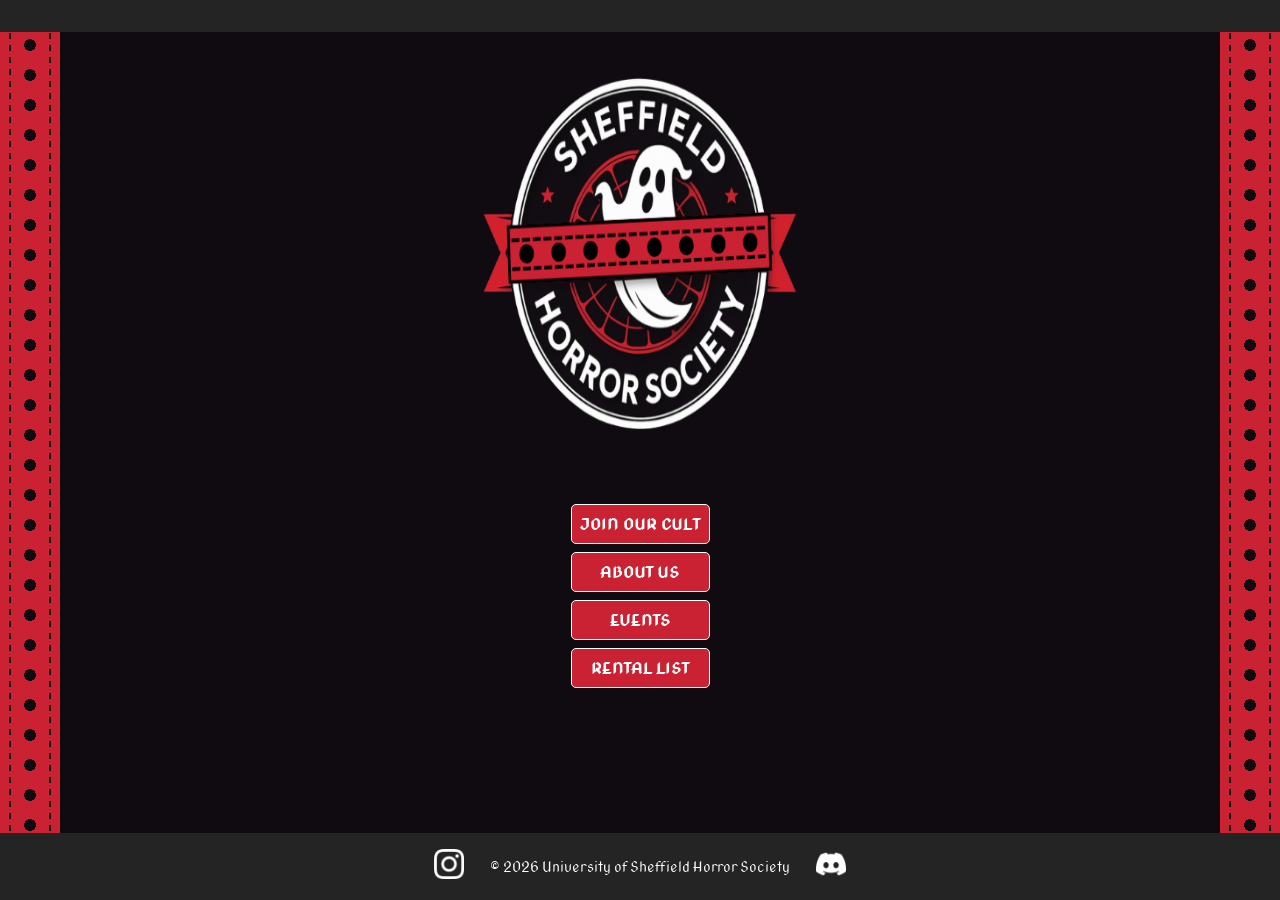
<file: index.html>
<!DOCTYPE html>
<html lang="en">
<head>
    <meta charset="UTF-8">
    <meta name="viewport" content="width=device-width, initial-scale=1.0">
    <title>Home</title>
    <link rel="stylesheet" href="styles/styles.css">
</head>
<body>
    <div class="homebar"></div>
    <div class="film-strip film-strip-left"></div>
    <div class="film-strip film-strip-right"></div>
    <main class="index-content">
        <img src="styles/logo.png" alt="Logo" class="logo">
        <ul class="nav-buttons">
            <li><a href="https://su.sheffield.ac.uk/activities/view/horror-society">JOIN OUR CULT</a></li>
            <li><a href="about.html">ABOUT US</a></li>
            <li><a href="calendar.html">EVENTS</a></li>
            <li><a href="rental.html">RENTAL LIST</a></li>
        </ul>
    </main>
    <footer>
        <a href="https://www.instagram.com/horrorsoc/">
            <img src="styles/instagram.png" alt="Instagram" class="social-icon">
        </a>
        <div>
            <p>&copy; 2026 University of Sheffield Horror Society</p>
        </div>
        <a href="https://discord.gg/EJqsHuTgBb">
            <img src="styles/discord.png" alt="Discord" class="social-icon">
        </a>
    </footer>
</body>
</file>
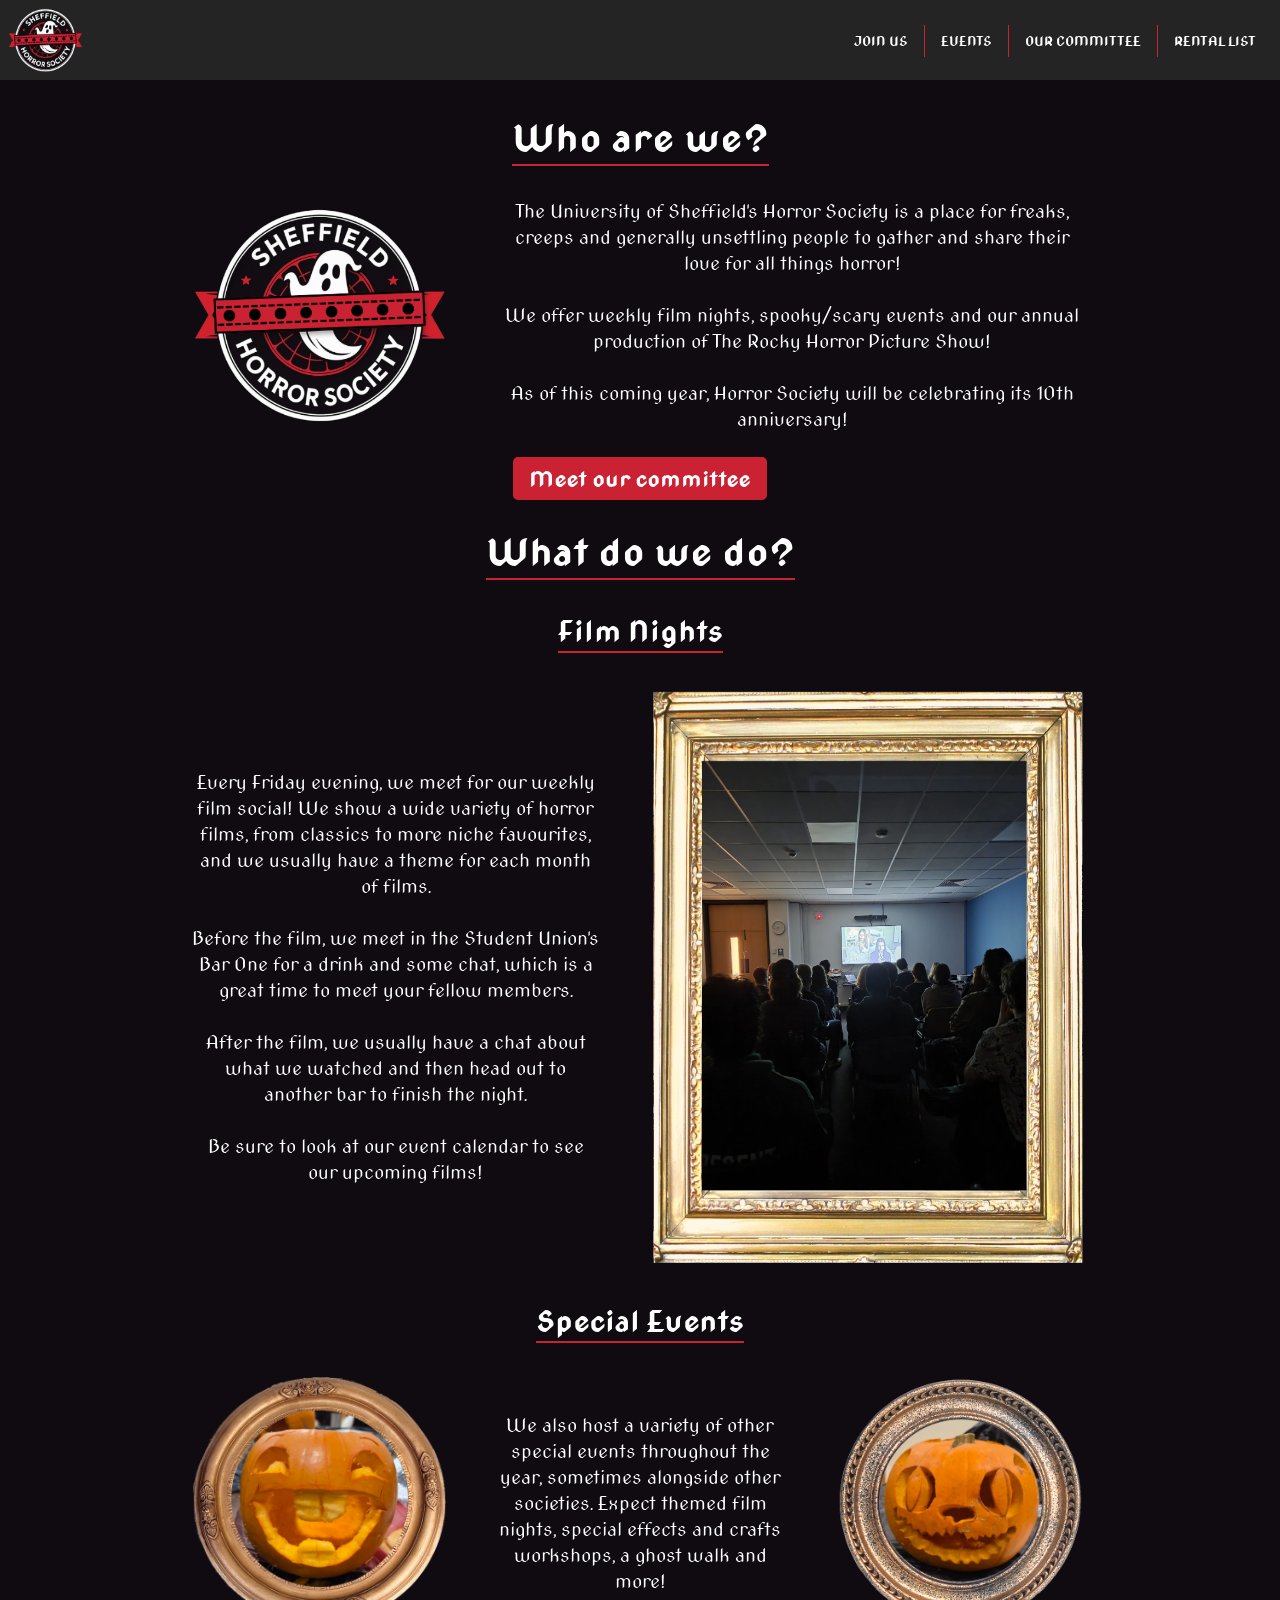
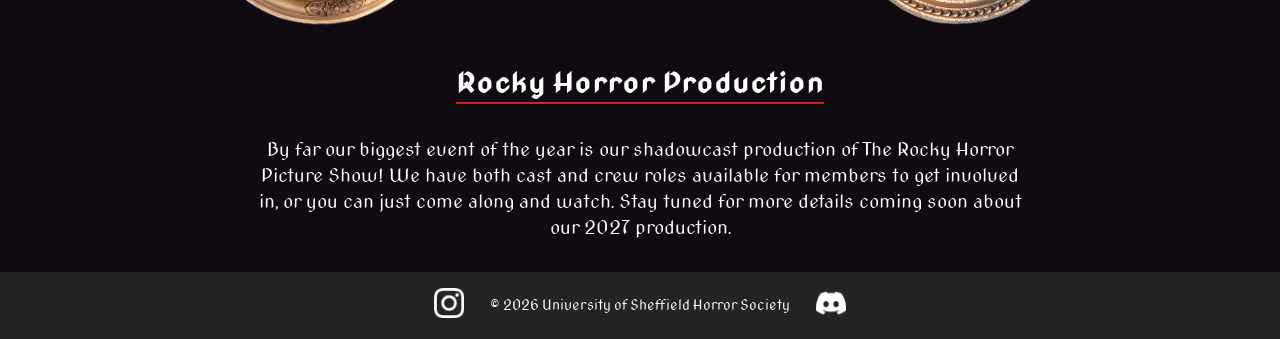
<file: about.html>
<!DOCTYPE html>
<html lang="en">
<head>
    <meta charset="UTF-8">
    <meta name="viewport" content="width=device-width, initial-scale=1.0">
    <title>About Us</title>
    <link rel="stylesheet" href="styles/styles.css">
</head>
<body>
    <div class="navbar">
        <a href="index.html">
            <img class="navbar-logo" src="styles/logo.png" alt="Logo" class="logo">
        </a>
        <ul class="topnav-buttons calendar-topnav">
            <li><a href="https://su.sheffield.ac.uk/activities/view/horror-society">JOIN US</a></li>
            <li><a href="calendar.html">EVENTS</a></li>
            <li><a href="committee.html">OUR COMMITTEE</a></li>
            <li><a href="rental.html">RENTAL LIST</a></li>
        </ul>
    </div>
    <main class="about-content">
        <h1>Who are we?</h1>
        <article class="segment">
            <img src="styles/logo.png" alt="Logo" class="about-logo">
            <div>
                <p>The University of Sheffield's Horror Society is a place for freaks, creeps and generally unsettling people to gather and share their love for all things horror!</p>
                <br>
                <p>We offer weekly film nights, spooky/scary events and our annual production of The Rocky Horror Picture Show!</p>
                <br>
                <p>As of this coming year, Horror Society will be celebrating its 10th anniversary!</p>
            </div>
        </article>
        <h3 class="committee-link"><a href="committee.html">Meet our committee</a></h3>
        <h1>What do we do?</h1>
        <h2>Film Nights</h2>
        <article class="segment">
            <div>
                <p>
                    Every Friday evening, we meet for our weekly film social! We show a wide variety of horror films, from classics to more niche favourites,
                    and we usually have a theme for each month of films.
                    <br>
                    <br>
                    Before the film, we meet in the Student Union's Bar One for a drink and some chat,
                    which is a great time to meet your fellow members.
                    <br>
                    <br>
                    After the film, we usually have a chat about what we watched and then head out to another bar to finish the night.
                    <br>
                    <br>
                    Be sure to look at our event calendar to see our upcoming films!
                </p>
            </div>
            <div class="single-img">
                <img src="styles/filmframe.png">
            </div>
        </article>
        <h2>Special Events</h2>
        <article class="segment">
            <img src="styles/pumpkinframe1.png" class="desktop-image">
            <div>
                <p>
                    We also host a variety of other special events throughout the year, sometimes alongside other societies. Expect themed film nights,
                    special effects and crafts workshops, a ghost walk and more!
                </p>
            </div>
            <img src="styles/pumpkinframe2.png" class="desktop-image">
            <div class="mobile-images">
                <img src="styles/pumpkinframe1.png">
                <img src="styles/pumpkinframe2.png">
            </div>
        </article>
        <h2>Rocky Horror Production</h2>
        <article class="segment">
            <p>By far our biggest event of the year is our shadowcast production of The Rocky Horror Picture Show!
                We have both cast and crew roles available for members to get involved in, or you can just come along and watch.
                Stay tuned for more details coming soon about our 2027 production.
            </p>
        </article>
    </main>
    <footer>
        <a href="https://www.instagram.com/horrorsoc/">
            <img src="styles/instagram.png" alt="Instagram" class="social-icon">
        </a>
        <p>&copy; 2026 University of Sheffield Horror Society</p>
        <a href="https://discord.gg/EJqsHuTgBb">
            <img src="styles/discord.png" alt="Discord" class="social-icon">
        </a>
    </footer>
</body>
</file>
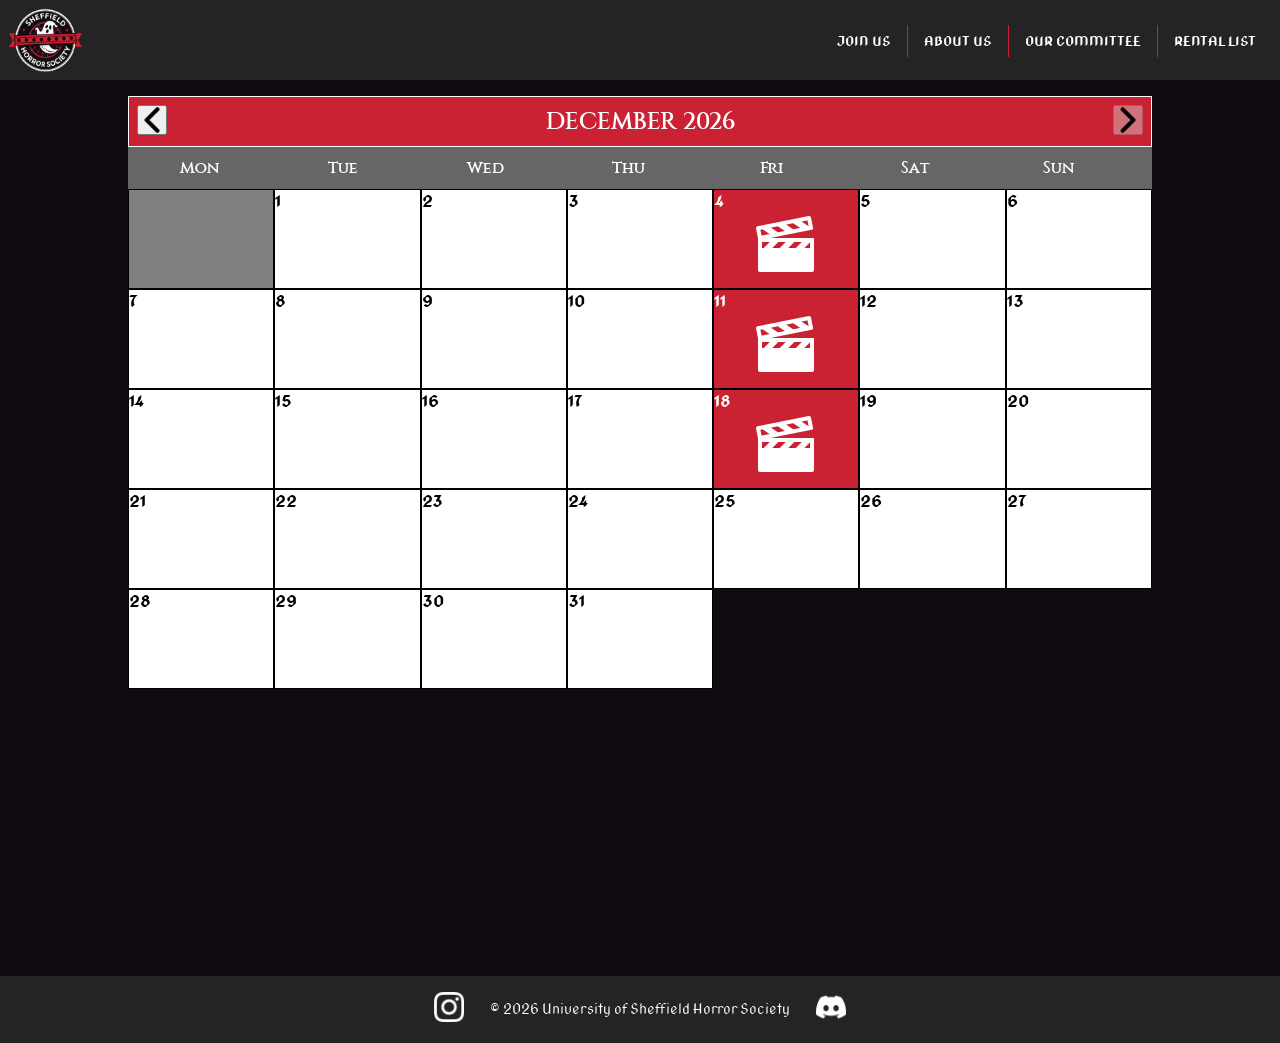
<file: calendar.html>
<!DOCTYPE html>
<html lang="en">
<head>
    <meta charset="UTF-8">
    <meta name="viewport" content="width=device-width, initial-scale=1.0">
    <title>Event Calendar</title>
    <link rel="stylesheet" href="styles/styles.css">
</head>
<body class="calendar-body">
    <div class="navbar">
        <a href="index.html">
            <img class="navbar-logo" src="styles/logo.png" alt="Logo" class="logo">
        </a>
        <ul class="topnav-buttons calendar-topnav">
            <li><a href="https://su.sheffield.ac.uk/activities/view/horror-society">JOIN US</a></li>
            <li><a href="about.html">ABOUT US</a></li>
            <li><a href="committee.html">OUR COMMITTEE</a></li>
            <li><a href="rental.html">RENTAL LIST</a></li>
        </ul>
    </div>
    <main class="calendar-content">
        <div class="month">
            <button class="arrow-button" id="prev-month" onclick="previousMonth()">
                <img src="styles/left-arrow.png" alt="Prev">
            </button>
            <h2 id="month-title"></h2>
            <button class="arrow-button" id="next-month" onclick="nextMonth()">
                <img src="styles/right-arrow.png" alt="Next">
            </button>
        </div>
        <div class="dow">
            <ul>
                <li>Mon</li>
                <li>Tue</li>
                <li>Wed</li>
                <li>Thu</li>
                <li>Fri</li>
                <li>Sat</li>
                <li>Sun</li>
            </ul>
        </div>
        <div id="days" class="days">
        </div>
    </main>
    <footer>
        <a href="https://www.instagram.com/horrorsoc/">
            <img src="styles/instagram.png" alt="Instagram" class="social-icon">
        </a>
        <div>
            <p>&copy; 2026 University of Sheffield Horror Society</p>
        </div>
        <a href="https://discord.gg/EJqsHuTgBb">
            <img src="styles/discord.png" alt="Discord" class="social-icon">
        </a>
    </footer>
    <script src="scripts/calendar.js"></script>
</body>
</file>
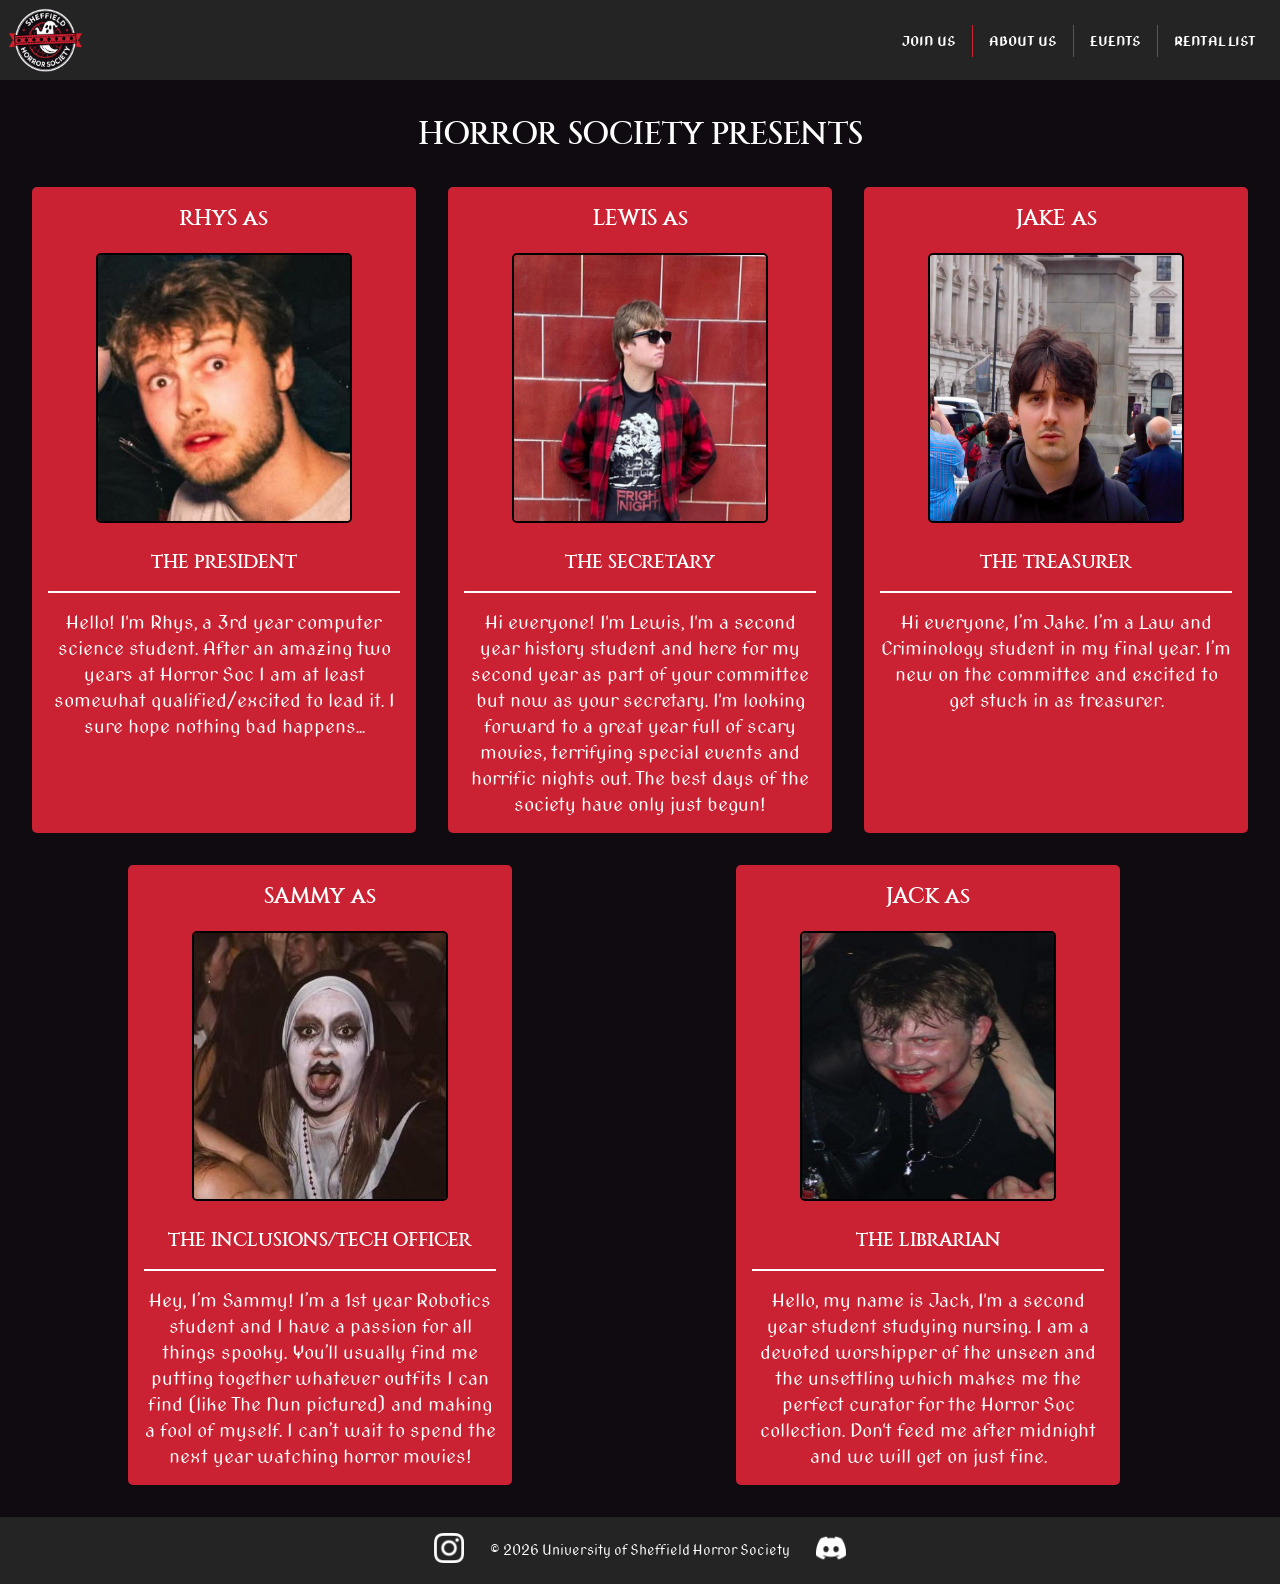
<file: committee.html>
<!DOCTYPE html>
<html lang="en">
<head>
    <meta charset="UTF-8">
    <meta name="viewport" content="width=device-width, initial-scale=1.0">
    <title>Our Committee</title>
    <link rel="stylesheet" href="styles/styles.css">
</head>
<body>
    <div class="navbar">
        <a href="index.html">
            <img class="navbar-logo" src="styles/logo.png" alt="Logo" class="logo">
        </a>
        <ul class="topnav-buttons">
            <li><a href="https://su.sheffield.ac.uk/activities/view/horror-society">JOIN US</a></li>
            <li><a href="about.html">ABOUT US</a></li>
            <li><a href="calendar.html">EVENTS</a></li>
            <li><a href="rental.html">RENTAL LIST</a></li>
        </ul>
    </div>
    <main class="committee-content">
        <h1>HORROR SOCIETY PRESENTS</h1>
        <div class="committee-profiles">
            <figure class="committee-member">
                <h3>RHYS<span> as</span></h3>
                <img src="styles/committee/rhys.jpeg" alt="Rhys">
                <h2 class="role">THE PRESIDENT</h2>
                <div></div>
                <p class="bio">
                    Hello! I'm Rhys, a 3rd year computer science student. After an amazing two years at Horror Soc I am at least somewhat qualified/excited to lead it. I sure hope nothing bad happens...</p>
            </figure>
            <figure class="committee-member">
                <h3>LEWIS<span> as</span></h3>
                <img src="styles/committee/lewis.jpeg" alt="Lewis">
                <h2 class="role">THE SECRETARY</h2>
                <div></div>
                <p class="bio">
                    Hi everyone! I'm Lewis, I'm a second year history student and here for my second year as part of your committee but now as your secretary. I'm looking forward to a great year full of scary movies, terrifying special events and horrific nights out. The best days of the society have only just begun!</p>
            </figure>
            <figure class="committee-member">
                <h3>JAKE<span> as</span></h3>
                <img src="styles/committee/jake.jpeg" alt="Jake">
                <h2 class="role">THE TREASURER</h2>
                <div></div>
                <p class="bio">
                    Hi everyone, I’m Jake. I’m a Law and Criminology student in my final year. I’m new on the committee and excited to get stuck in as treasurer.</p>
            </figure>
            <figure class="committee-member">
                <h3>SAMMY<span> as</span></h3>
                <img src="styles/committee/sammy.jpeg" alt="Sammy">
                <h2 class="role">THE INCLUSIONS/TECH OFFICER</h2>
                <div></div>
                <p class="bio">
                    Hey, I’m Sammy! I’m a 1st year Robotics student and I have a passion for all things spooky. You’ll usually find me putting together whatever outfits I can find (like The Nun
                    pictured) and making a fool of myself.
                    I can’t wait to spend the next year watching horror movies!</p>
            </figure>
            <figure class="committee-member">
                <h3>JACK<span> as</span></h3>
                <img src="styles/committee/jack.jpeg" alt="Jack">
                <h2 class="role">THE LIBRARIAN</h2>
                <div></div>
                <p class="bio">
                Hello, my name is Jack, I'm a second year student studying nursing. I am a devoted worshipper of the unseen and the unsettling which makes me the perfect curator for the Horror Soc collection. Don't feed me after midnight and we will get on just fine.</p>
            </figure>
        <div>
    </main>
    <footer>
        <a href="https://www.instagram.com/horrorsoc/">
            <img src="styles/instagram.png" alt="Instagram" class="social-icon">
        </a>
        <p>&copy; 2026 University of Sheffield Horror Society</p>
        <a href="https://discord.gg/EJqsHuTgBb">
            <img src="styles/discord.png" alt="Discord" class="social-icon">
        </a>
    </footer>
</body>
</file>
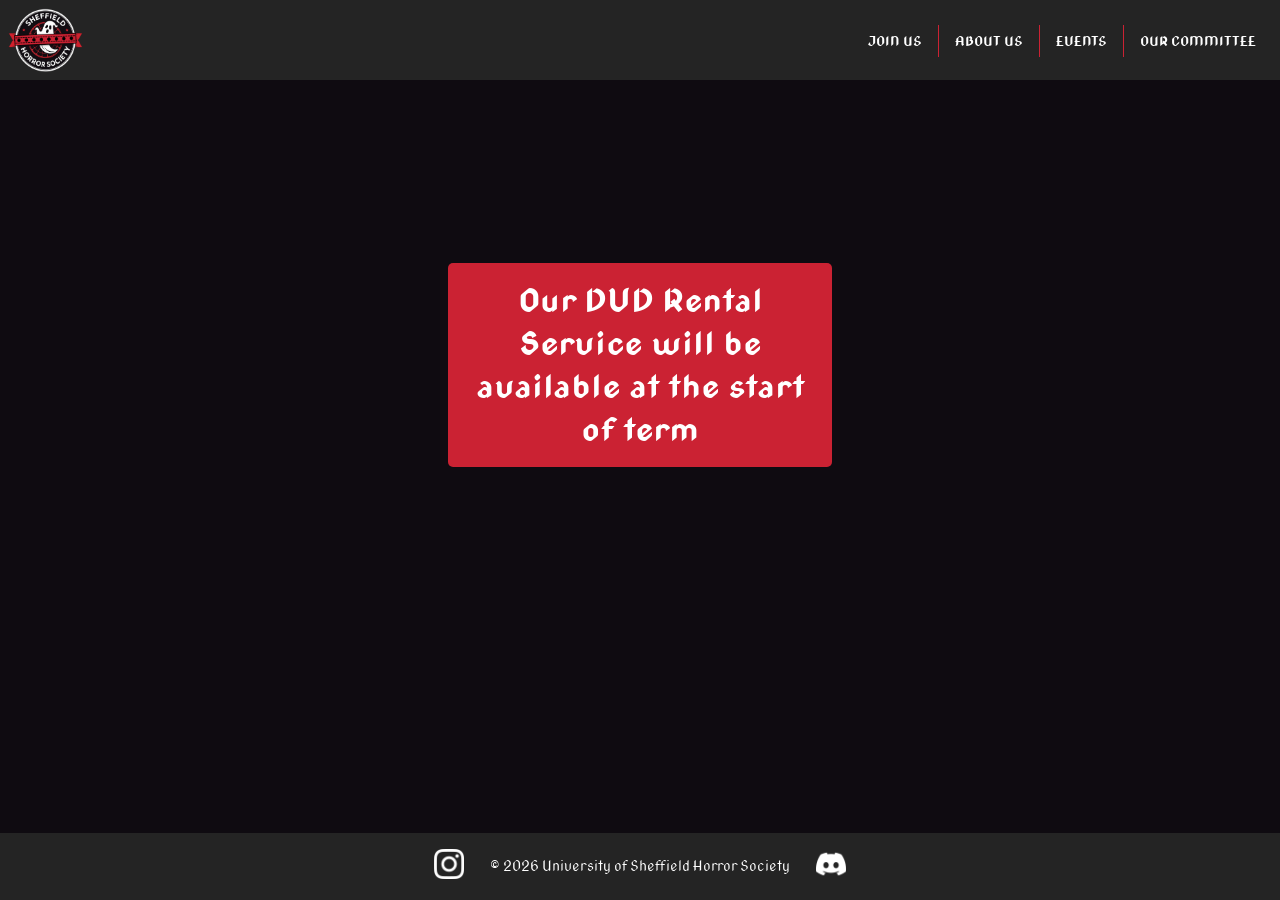
<file: rental.html>
<!DOCTYPE html>
<html lang="en">
<head>
    <meta charset="UTF-8">
    <meta name="viewport" content="width=device-width, initial-scale=1.0">
    <title>Film Rental</title>
    <link rel="stylesheet" href="styles/styles.css">
</head>
<body>
    <div class="navbar">
        <a href="index.html">
            <img class="navbar-logo" src="styles/logo.png" alt="Logo" class="logo">
        </a>
        <ul class="topnav-buttons">
            <li><a href="about.html">JOIN US</a></li>
            <li><a href="about.html">ABOUT US</a></li>
            <li><a href="calendar.html">EVENTS</a></li>
            <li><a href="committee.html">OUR COMMITTEE</a></li>   
        </ul>
    </div>
    <main class="rental-content">
        <h1>Our DVD Rental Service will be available at the start of term</h1>
    </main>
    <footer>
        <a href="https://www.instagram.com/horrorsoc/">
            <img src="styles/instagram.png" alt="Instagram" class="social-icon">
        </a>
        <p>&copy; 2026 University of Sheffield Horror Society</p>
        <a href="https://discord.gg/EJqsHuTgBb">
            <img src="styles/discord.png" alt="Discord" class="social-icon">
        </a>
    </footer>
</body>
</file>
<file: styles/styles.css>
@font-face {
        font-family: gothic-body;
        src: url(fonts/Gothica/Gothica-Book.ttf);
}

@font-face {
    font-family: gothic-bold;
    src: url(fonts/Gothica/Gothica-Bold.ttf);
}

@font-face {
    font-family: constantine-bold;
    src: url(fonts/Constantine/Constantine_Bold.ttf);
}

* {
    box-sizing: border-box;
    margin: 0;
    padding: 0;
}

html, body {
    min-height: 100%;
}

body {
    min-height: 100vh;
    display: flex;
    flex-direction: column;
}

html {
    background-color: #0f0b11;
}

.calendar-content {
    color: white;
    width: 80vw;
    min-height: 80vh;
    margin: 1rem auto;
}

.rental-content {
    color: white;
    display: flex;
    flex-direction: column;
    align-items: center;
    gap: 2rem;
    width: 80vw;
    height: auto;
    margin: auto;
    font-family: 'gothic-bold';
}

.rental-content h1{
    background-color: #cb2233;
    padding: 1rem;
    border-radius: 5px;
    width: 100%;
    height: 100%;
    text-align: center;
}

.index-content {
    color: white;
    display: flex;
    flex-direction: column;
    align-items: center;
    gap: 3rem;
    font-family: 'gothic-bold';
}

.nav-buttons {
    list-style-type: none;
    padding: 0;
    margin-top: 2rem;
}

.nav-buttons a{
    text-align: center;
    display: block;
    margin: 0.5rem 0;
    padding: 0.5rem;
    text-decoration: none;
    border: 1px solid white;
    border-radius: 5px;
    color: white;
    background-color: #cb2233;
}

.nav-buttons a:hover {
    background-color: white;
    color: black;
}

.logo {
    display: block;
    margin: 0 auto;
    margin-top: 8rem;
    width: 70vw;
    height: 30vh;
}

.month {
    display: flex;
    flex-direction: row;
    justify-content: space-between;

    text-align: center;
    background-color: #cb2233;
    padding: 0.5rem;
    border: 1px solid white;

    font-family: 'constantine-bold';
}

.dow {
  margin: 0;
  padding: 10px 0;
  background-color: #666;
  font-family: 'constantine-bold';
}

.dow ul {
  display: flex;
  flex-direction: row;
  list-style-type: none;
  gap: 0;
  margin: 0;
  padding: 0;
}

.dow li {
  display: inline-block;
  width: 13%;
  color: white;
  text-align: center;
  margin: 0 5px;
}

.about-content {
    color: white;
    display: flex;
    flex-direction: column;
    align-items: center;
    gap: 2rem;
    padding: 2rem;
}

.blog-content {
    color: white;
    text-align: center;
}

.blog-list {
    display: flex;
    flex-direction: column;
    gap: 2rem;
}

.blog-post {
    background-color: #cb2233;
    padding: 1rem;
    border-radius: 5px;
    text-align: center;
    font-size: 1rem;
    padding: 1rem;
}

.days {
    display: grid;
    grid-template-columns: repeat(7, 1fr);
}

.day {
    min-height: 100px;
    border: 1px solid black;
    background-color: white;
    font-size: 1rem;
    font-family: 'gothic-bold';
    color: black;
}

.divider {
    padding: 2rem;
    margin: 2rem auto;
    border: 1px solid white;
}

.event {
    background-color: #cb2233;
    color: white;
}

.empty {
    border: 1px solid black;
    background-color: grey;
    color: white;
}

.film-icon {
    width: 100%;
    margin: auto;
    height: auto;
}

.film-strip {
    position: fixed;
    top: 0;
    bottom: 0;
    width: 60px;
    z-index: 999;

    background-color: #cb2233;

    background-image:
        /* Central holes */
        radial-gradient(
            circle,
            #0f0b11 6px,
            transparent 6px
        ),

        /* Left broken line */
        repeating-linear-gradient(
            to bottom,
            #0f0b11 0px,
            #0f0b11 3px,
            transparent 3px,
            transparent 9px
        ),

        /* Right broken line */
        repeating-linear-gradient(
            to bottom,
            #0f0b11 0px,
            #0f0b11 3px,
            transparent 3px,
            transparent 9px
        );

    background-size:
        60px 30px,
        2px 12px,
        2px 12px;

    background-position:
        center 0,
        9px 0,
        49px 0;

    background-repeat:
        repeat-y,
        repeat-y,
        repeat-y;

    animation: film-scroll 1.5s linear infinite;
}

.film-strip-left {
    left: 0;
}

.film-strip-right {
    right: 0;
}

@keyframes film-scroll {
    from {
        background-position:
            center 0,
            9px 0,
            49px 0;
    }

    to {
        background-position:
            center 30px,
            9px 30px,
            49px 30px;
    }
}

footer {
    display: flex;
    flex-direction: row;
    align-items: center;
    justify-content: center;
    gap: 1rem;

    position: relative;
    z-index: 1000;
    text-align: center;
    padding: 1rem;
    background-color: #242424;
    color: white;
    margin-top: auto;

    font-family: 'gothic-body';
}

.calendar-body footer{
    margin-top: 9rem;
    position: block;
}

footer p {
    font-size: 0.9rem;
}

.social-icon {
    width: 30px;
    height: 30px;
    margin: 0 10px;
}

.segment {
    display: flex;
    flex-direction: column;
    align-items: center;
    justify-content: center;
    gap: 2rem;
    font-family: 'gothic-body';
}

.segment p {
    text-align: center;
}

.about-content h1, .about-content h2 {
    border-bottom: 2px solid #cb2233;
    font-family: 'gothic-bold';
}

.committee-link a{
    background-color: #cb2233;
    padding: 0.5rem 1rem;
    border-radius: 5px;
    text-decoration: none;
    color: white;
    font-family: 'gothic-bold';
}

.committee-link a:hover {
    background-color: white;
    color: black;
}

.navbar {
    display: flex;
    justify-content: space-between;
    background-color: #242424;
    z-index: 1000;
    padding: 0.5rem;
    position: sticky;
    top: 0;
    width: 100%;
    font-family: 'gothic-bold';
}

.navbar-logo {
    width: 75px;
    height: auto;
    display: block;
}

.homebar {
    background-color: #242424;
    z-index: 1000;
    padding: 0.5rem;
    height: 2em;
}

.topnav-buttons {
    list-style-type: none;
    display: flex;
    flex-direction: row;
    align-items: center;
    
    gap: 0;
    margin: 0;
    padding: 0;
}

.topnav-buttons a {
    text-decoration: none;
    font-size: 0.55rem;
    color: white;
    padding: 0.5rem 1rem;
    border-right: 1px solid #cb2233;
}

.calendar-topnav a {
    font-size: 0.5rem;
}

.topnav-buttons li:last-child a {
    border-right: none;
}

.topnav-buttons a:hover {
    background-color: white;
    color: black;
}

.committee-content {
    display: flex;
    flex-direction: column;
    align-items: center;
    gap: 2rem;
    padding: 2rem;
}

.committee-member {
    text-align: center;
    width: 70vw;
    font-size: 1rem;
    background-color: #cb2233;
    color: white;
    border-radius: 5px;
    margin: 2rem;
    padding: 1rem;
}

.committee-member img {
    border: 2px solid black;
    border-radius: 5px;
    margin: 20px;
    width: 50vw;
    height: 30vh;
}

.bio {
    font-family: 'gothic-body';
}

.role {
    font-size: 1.2rem;
    font-weight: bold;
    font-family: 'constantine-bold';
}

.img-grid {
    display: grid;
    grid-template-columns: auto auto;
    gap: 0;
    width: 100%;
}

.img-grid div{
    width: 40vw;
    height: 20vh;
}

.img-grid img {
    width: 100%;
    height: 100%;
}

.single-img {
    width: 80vw;
    height: 40vh;
}

.single-img img {
    width: 100%;
    height: 100%;
}

.committee-member h3 {
    font-family: 'constantine-bold';
}

.committee-member div{
    border: 1px solid white;
    margin: 1rem 0;
}

.arrow-button {
    width: 30px;
    height: 30px;
}

.arrow-button img {
    width: 100%;
    height: 100%;
}

.committee-content h1 {
    font-family: 'constantine-bold';
    font-size: 2rem;
    color: white;
    text-align: center;
}

.events-segment figcaption {
        font-size: 1rem;
        text-align: center;
}

.pumpkin-caption {
    margin: 0 auto;
}

.dropdown-box {
    position: relative;
    display: block;
}

.event-icon {
    margin: 0 auto;
    display: block;
}

.event-info {
    display: none;
    position: absolute;
    color: white;
    background-color: #8C1823;
    text-align: center;
    padding: 0.5rem;
    min-width: 40vw;
    box-shadow: 0px 8px 16px 0px rgba(0,0,0,0.2);
    z-index: 1100;
    margin-bottom: 1rem;
}

.event-info h3 {
    font-family: 'constantine-bold';
    font-size: 1rem;
    border-bottom: 2px solid white;
    padding-bottom: 0.25rem;
    margin-bottom: 0.25rem;
}

.event-description {
    font-family: 'gothic-body';
    font-size: 0.9rem;
    padding: 0.5rem;
    margin-top: 0.5rem;
    border-top: 2px solid white;
    text-align: center;
}

.event-details {
    font-family: 'gothic-bold';
    font-size: 0.95rem;
    padding: 0.2rem;
    width: 100%;
}

.event-icon:hover ~ .event-info {display: block;}

.event-info:hover {display: block;}

.social-info {
    border-bottom: 1px solid white;
    padding-bottom: 0.5rem;
    padding-top: 0rem;
}

.film-text {
    padding-top: 0.5rem;
    padding-bottom: 0;
}

.ticket-link {
    display: inline-block;
    text-decoration: none;
    color: white;
    background-color: black;
    padding: 0.5rem 1rem;
    margin: 0.25rem 0;
    border-radius: 5px;
    font-family: 'gothic-bold';
}

.ticket-link:hover {
    background-color: white;
    color: black;
}

.about-logo {
    display: none;
}

.desktop-image {
    display: none;
}

.mobile-images {
    flex-direction: row;
}

.mobile-images img{
    width: 40vw;
    height: 25vh;
    display: inline-block;
}

@media (min-width: 768px) {
    .logo {
        width: 25vw;
        height: 40vh;
        margin-top: 2.5rem;
    }

    .nav-buttons {
        margin-top: 1rem;
    }

    .about-content {
        font-size: 1.2rem;
    }

    .segment {
        display: flex;
        flex-direction: row;
        justify-content: space-between;
        max-width: 70vw;
        font-size: 1.2rem;
        gap: 3rem;
    }

    .img-segment {
        display: flex;
        flex-direction: row;
        justify-content: space-between;
        gap: 2rem;
    }

    .single-img {
        width: 65vw;
        height: 65vh;
    }

    .img-grid div{
        width: 20vw;
        height: 40vh;
    }

    .img-grid img{
        width: 100%;
        height: 100%;
    }

    .ghostwalk-img {
        width: 30vw;
        margin: 0 auto;
    }

    .film-segment {
        flex-direction: column;
    }

    .film-segment .single-img {
        width: 30vw;
    }

    .events-segment {
        flex-direction: column;
    }

    .event-images {
        display: none;
    }

    .img-grid {
        gap: -1rem;
    }

    .segment p {
        max-width: 60vw;
    }

    .events-segment p{
        max-width: 30vw;
        font-size: 1.5rem;
    }

    .committee-profiles {
        display: flex;
        flex-direction: row;
        flex-wrap: wrap;
        justify-content: space-evenly;
        gap: 2rem;
    }

    .committee-member {
        width: 30vw;
        height: auto;
        font-size: 1.2rem;
        margin: 0 auto;
    }

    .committee-member img {
        width: 20vw;
        height: 30vh;
    }

    .rental-content {
        width: 30vw;
        height: auto;
    }

    .event-info {
        min-width: 20vw;
    }

    .about-logo {
        display: block;
        width: 20vw;
        height: auto;
    }

    .desktop-image {
        display: block;
        width: 20vw;
        height: auto;
    }

    .desktop-ghostwalk {
        width: 70vw;
        height: auto;
    }

    .mobile-images {
        display: none;
    }

    .topnav-buttons a {
        font-size: 0.8rem;
    }

}
</file>
